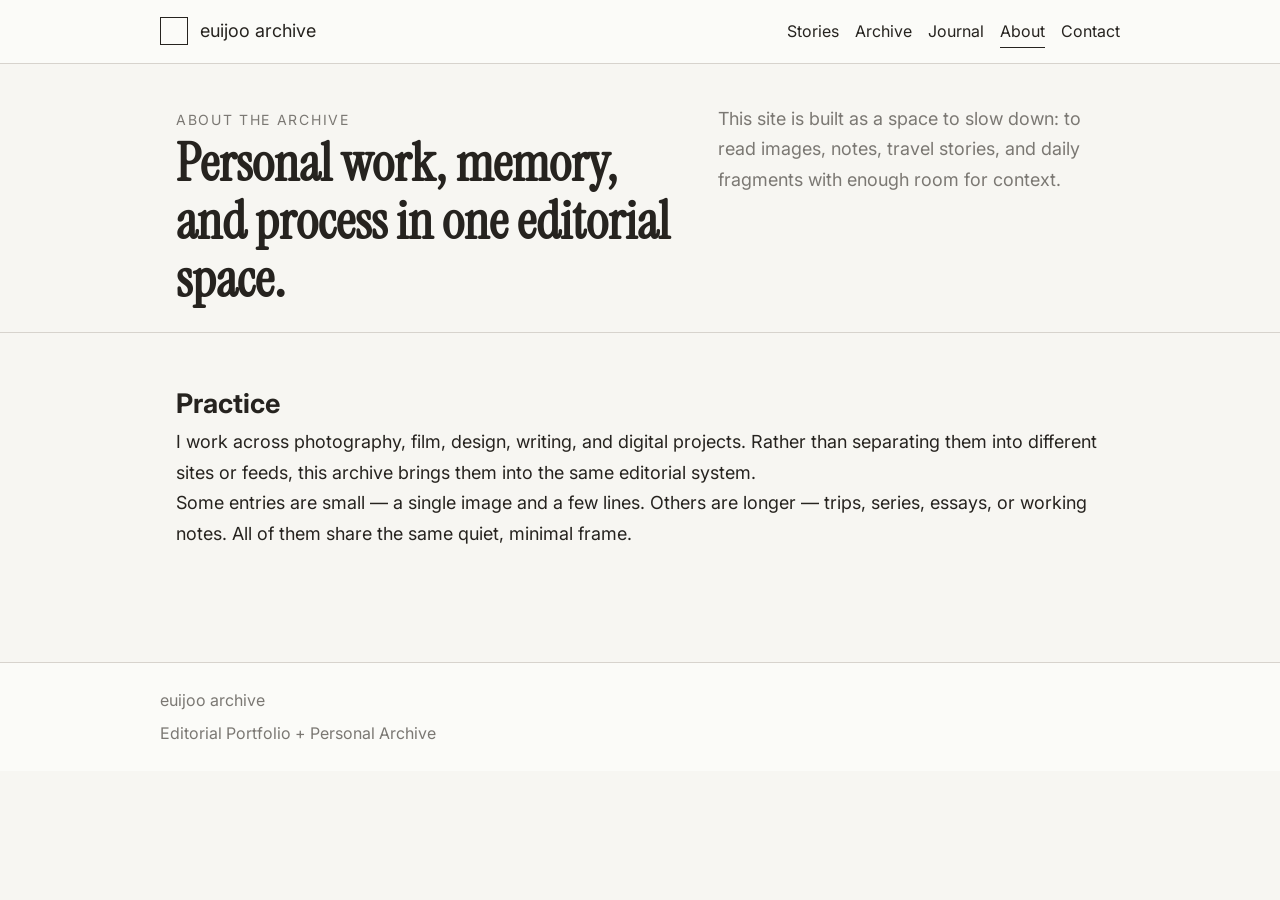
<file: about.html>
<!DOCTYPE html>
<html lang="ko">
<head>
  <meta charset="UTF-8" />
  <meta name="viewport" content="width=device-width, initial-scale=1.0" />
  <title>About — euijoo</title>
  <meta name="description" content="About the editorial archive and the practice behind it." />
  <link rel="preconnect" href="https://fonts.googleapis.com">
  <link rel="preconnect" href="https://fonts.gstatic.com" crossorigin>
  <link href="https://fonts.googleapis.com/css2?family=Instrument+Serif:ital@0;1&family=Inter:wght@400;500;600;700&display=swap" rel="stylesheet">
  <link rel="stylesheet" href="assets/css/style.css" />
</head>
<body data-page="about">
  <header class="site-header">
    <div class="container header-inner">
      <a class="brand" href="index.html" aria-label="euijoo home">
        <span class="brand-mark" aria-hidden="true"></span>
        <span id="site-brand-text">euijoo archive</span>
      </a>
      <nav class="nav" aria-label="Primary">
        <a href="index.html#featured">Stories</a>
        <a href="work.html">Archive</a>
        <a href="journal.html">Journal</a>
        <a href="about.html" aria-current="page">About</a>
        <a href="contact.html">Contact</a>
      </nav>
    </div>
  </header>

  <main>
    <section class="page-intro about-intro">
      <div class="container page-intro-grid">
        <div>
          <span class="eyebrow">About the Archive</span>
          <h1>Personal work, memory, and process in one editorial space.</h1>
        </div>
        <p class="page-intro-copy">
          This site is built as a space to slow down: to read images, notes, travel stories, and daily fragments with enough room for context.
        </p>
      </div>
    </section>

    <section class="section">
      <div class="container">
        <h2>Practice</h2>
        <p>
          I work across photography, film, design, writing, and digital projects. Rather than separating them into different sites or feeds,
          this archive brings them into the same editorial system.
        </p>
        <p>
          Some entries are small — a single image and a few lines. Others are longer — trips, series, essays, or working notes.
          All of them share the same quiet, minimal frame.
        </p>
      </div>
    </section>
  </main>

  <footer class="site-footer">
    <div class="container footer-inner">
      <p id="footer-brand">euijoo archive</p>
      <p id="footer-tagline">Editorial Portfolio + Personal Archive</p>
    </div>
  </footer>

  <script src="assets/js/main.js" defer></script>
</body>
</html>
</file>
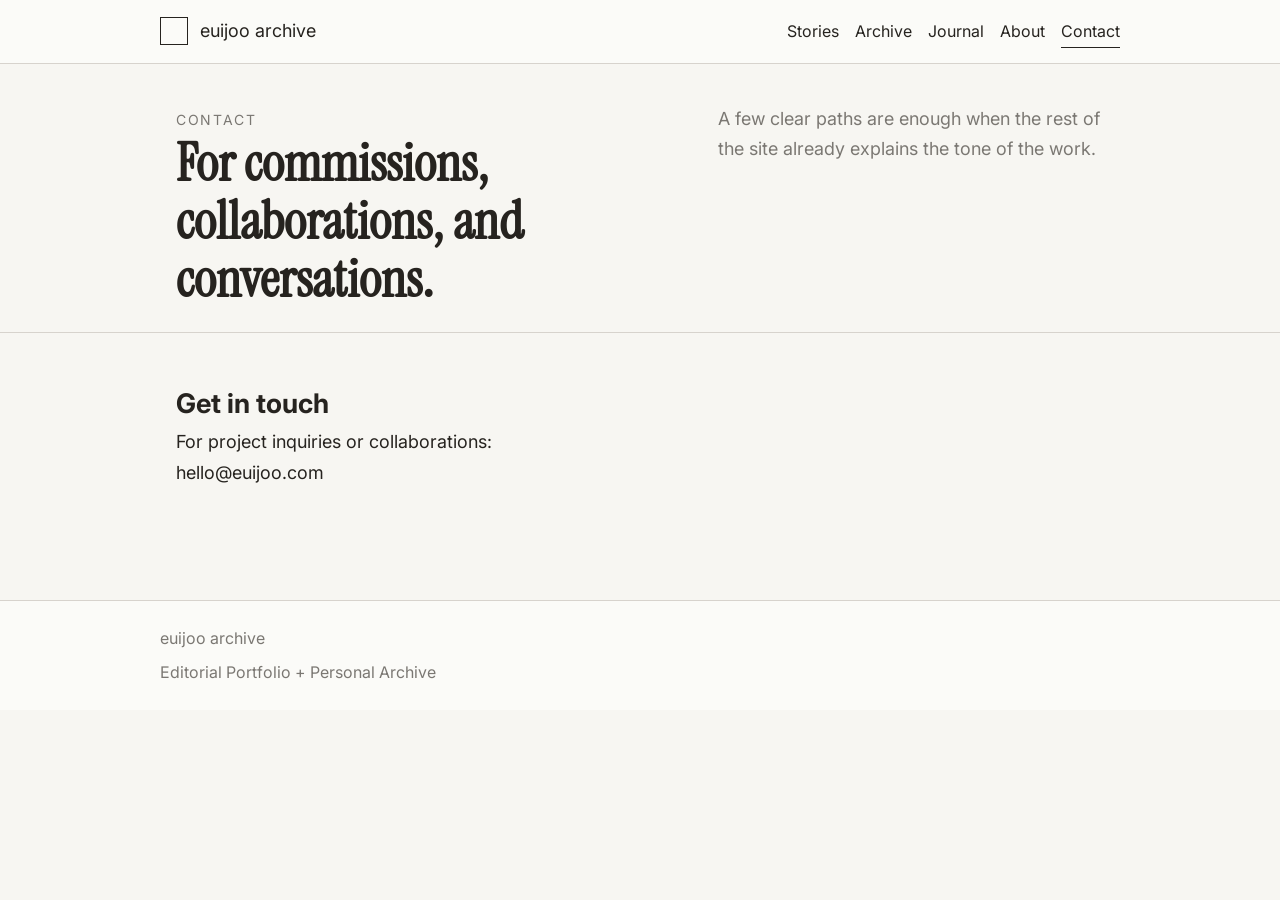
<file: contact.html>
<!DOCTYPE html>
<html lang="ko">
<head>
  <meta charset="UTF-8" />
  <meta name="viewport" content="width=device-width, initial-scale=1.0" />
  <title>Contact — euijoo</title>
  <meta name="description" content="Contact euijoo for commissions, collaborations, and conversations." />
  <link rel="preconnect" href="https://fonts.googleapis.com">
  <link rel="preconnect" href="https://fonts.gstatic.com" crossorigin>
  <link href="https://fonts.googleapis.com/css2?family=Instrument+Serif:ital@0;1&family=Inter:wght@400;500;600;700&display=swap" rel="stylesheet">
  <link rel="stylesheet" href="assets/css/style.css" />
</head>
<body data-page="contact">
  <header class="site-header">
    <div class="container header-inner">
      <a class="brand" href="index.html" aria-label="euijoo home">
        <span class="brand-mark" aria-hidden="true"></span>
        <span id="site-brand-text">euijoo archive</span>
      </a>
      <nav class="nav" aria-label="Primary">
        <a href="index.html#featured">Stories</a>
        <a href="work.html">Archive</a>
        <a href="journal.html">Journal</a>
        <a href="about.html">About</a>
        <a href="contact.html" aria-current="page">Contact</a>
      </nav>
    </div>
  </header>

  <main>
    <section class="page-intro contact-intro">
      <div class="container page-intro-grid">
        <div>
          <span class="eyebrow">Contact</span>
          <h1>For commissions, collaborations, and conversations.</h1>
        </div>
        <p class="page-intro-copy">
          A few clear paths are enough when the rest of the site already explains the tone of the work.
        </p>
      </div>
    </section>

    <section class="section">
      <div class="container">
        <h2>Get in touch</h2>
        <p>For project inquiries or collaborations:</p>
        <p><a href="mailto:hello@euijoo.com">hello@euijoo.com</a></p>
      </div>
    </section>
  </main>

  <footer class="site-footer">
    <div class="container footer-inner">
      <p id="footer-brand">euijoo archive</p>
      <p id="footer-tagline">Editorial Portfolio + Personal Archive</p>
    </div>
  </footer>

  <script src="assets/js/main.js" defer></script>
</body>
</html>
</file>
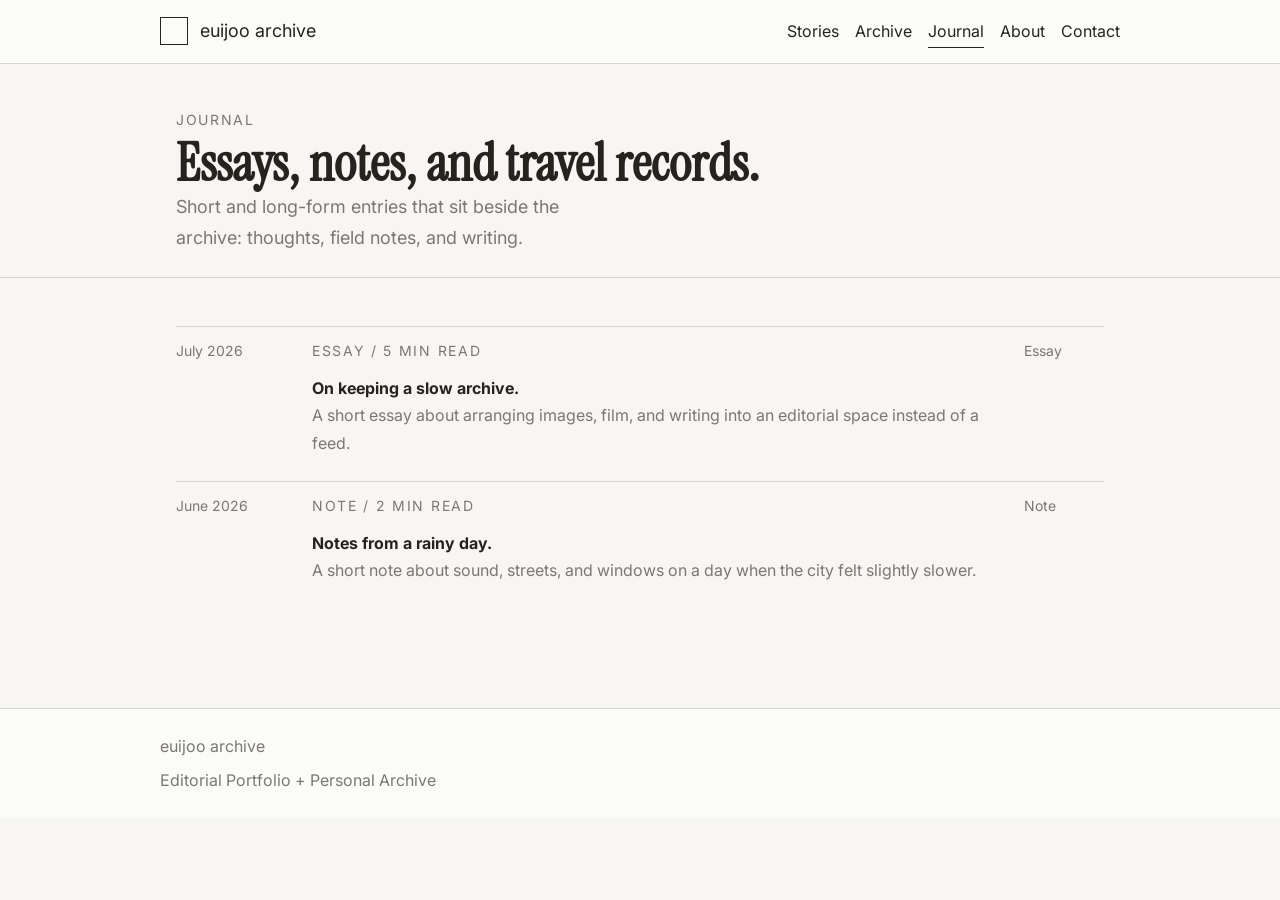
<file: journal.html>
<!DOCTYPE html>
<html lang="ko">
<head>
  <meta charset="UTF-8" />
  <meta name="viewport" content="width=device-width, initial-scale=1.0" />
  <title>Journal — euijoo</title>
  <meta name="description" content="Journal entries for notes, essays, travel, and daily records." />
  <link rel="preconnect" href="https://fonts.googleapis.com">
  <link rel="preconnect" href="https://fonts.gstatic.com" crossorigin>
  <link href="https://fonts.googleapis.com/css2?family=Instrument+Serif:ital@0;1&family=Inter:wght@400;500;600;700&display=swap" rel="stylesheet">
  <link rel="stylesheet" href="assets/css/style.css" />
</head>
<body data-page="journal">
  <header class="site-header">
    <div class="container header-inner">
      <a class="brand" href="index.html" aria-label="euijoo home">
        <span class="brand-mark" aria-hidden="true"></span>
        <span id="site-brand-text">euijoo archive</span>
      </a>
      <nav class="nav" aria-label="Primary">
        <a href="index.html#featured">Stories</a>
        <a href="work.html">Archive</a>
        <a href="journal.html" aria-current="page">Journal</a>
        <a href="about.html">About</a>
        <a href="contact.html">Contact</a>
      </nav>
    </div>
  </header>

  <main>
    <section class="page-intro">
      <div class="container">
        <span class="eyebrow">Journal</span>
        <h1>Essays, notes, and travel records.</h1>
        <p class="page-intro-copy">
          Short and long-form entries that sit beside the archive: thoughts, field notes, and writing.
        </p>
      </div>
    </section>

    <section class="section">
      <div class="container">
        <div id="journal-index-list" class="journal-list"></div>
      </div>
    </section>
  </main>

  <footer class="site-footer">
    <div class="container footer-inner">
      <p id="footer-brand">euijoo archive</p>
      <p id="footer-tagline">Editorial Portfolio + Personal Archive</p>
    </div>
  </footer>

  <script src="assets/js/main.js" defer></script>
</body>
</html>
</file>
<file: assets/css/style.css>
:root {
  --font-body: 'Inter', system-ui, -apple-system, BlinkMacSystemFont, 'Segoe UI', sans-serif;
  --font-display: 'Instrument Serif', Georgia, serif;
  --text-xs:   clamp(0.75rem,  0.7rem  + 0.25vw, 0.875rem);
  --text-sm:   clamp(0.875rem, 0.8rem  + 0.35vw, 1rem);
  --text-base: clamp(1rem,     0.95rem + 0.25vw, 1.125rem);
  --text-lg:   clamp(1.125rem, 1rem    + 0.75vw, 1.5rem);
  --text-xl:   clamp(1.5rem,   1.2rem  + 1.25vw, 2.25rem);

  --space-1: 0.25rem;
  --space-2: 0.5rem;
  --space-3: 0.75rem;
  --space-4: 1rem;
  --space-5: 1.25rem;
  --space-6: 1.5rem;
  --space-8: 2rem;
  --space-10: 2.5rem;
  --space-12: 3rem;
  --space-16: 4rem;

  --bg: #f7f6f2;
  --bg-soft: #f0eee8;
  --surface: #fbfbf8;
  --text: #26231f;
  --muted: #7b7873;
  --line: #d7d3cd;
}

*, *::before, *::after { box-sizing: border-box; margin: 0; padding: 0; }
html { text-size-adjust: none; scroll-behavior: smooth; }
body {
  min-height: 100vh;
  font-family: var(--font-body);
  font-size: var(--text-base);
  line-height: 1.7;
  color: var(--text);
  background: var(--bg);
}
img { display: block; max-width: 100%; height: auto; }
a { color: inherit; text-decoration: none; }
main { padding-bottom: var(--space-16); }

.container {
  max-width: 960px;
  margin: 0 auto;
  padding: 0 var(--space-4);
}

.site-header {
  border-bottom: 1px solid var(--line);
  background: var(--surface);
}
.header-inner {
  display: flex;
  align-items: center;
  justify-content: space-between;
  padding: var(--space-4) 0;
}
.brand { display: flex; align-items: center; gap: var(--space-3); }
.brand-mark {
  width: 28px; height: 28px;
  border: 1px solid var(--text);
  display: flex; align-items: center; justify-content: center;
}
.nav { display: flex; gap: var(--space-4); font-size: var(--text-sm); }
.nav a { position: relative; }
.nav a::after {
  content: '';
  position: absolute;
  left: 0; right: 0; bottom: -0.2rem;
  height: 1px;
  background: transparent;
}
.nav a[aria-current="page"]::after { background: var(--text); }

.site-footer {
  border-top: 1px solid var(--line);
  background: var(--surface);
}
.footer-inner {
  padding: var(--space-6) 0;
  display: grid;
  gap: 0.4rem;
  font-size: var(--text-sm);
  color: var(--muted);
}

.eyebrow {
  font-size: var(--text-xs);
  letter-spacing: 0.12em;
  text-transform: uppercase;
  color: var(--muted);
}
.section-label {
  font-size: var(--text-xs);
  letter-spacing: 0.12em;
  text-transform: uppercase;
  color: var(--muted);
}

.page-intro {
  padding: var(--space-10) 0 var(--space-6);
  border-bottom: 1px solid var(--line);
}
.page-intro-grid {
  display: grid;
  grid-template-columns: minmax(0, 1.3fr) minmax(0, 1fr);
  gap: var(--space-10);
}
.page-intro h1 {
  font-family: var(--font-display);
  font-size: clamp(2.5rem, 1.7rem + 2vw, 4.4rem);
  line-height: 1.1;
}
.page-intro-copy {
  max-width: 40ch;
  color: var(--muted);
}

.section { padding: var(--space-12) 0; }

.home-featured {
  padding: var(--space-12) 0 var(--space-8);
  border-bottom: 1px solid var(--line);
}
.home-featured-grid {
  display: grid;
  grid-template-columns: minmax(0, 1.2fr) minmax(0, 1fr);
  gap: var(--space-10);
}
.home-featured-title {
  font-family: var(--font-display);
  font-size: clamp(2rem, 1.5rem + 1.2vw, 3.2rem);
}
.home-featured-meta {
  font-size: var(--text-xs);
  letter-spacing: 0.12em;
  text-transform: uppercase;
  color: var(--muted);
  margin-bottom: var(--space-3);
}
.home-featured-summary {
  margin-top: var(--space-3);
  color: var(--muted);
}
.home-featured-link {
  margin-top: var(--space-4);
  display: inline-block;
  font-size: var(--text-sm);
  border-bottom: 1px solid var(--text);
}
.home-featured-media {
  min-height: 260px;
  background-size: cover;
  background-position: center;
  background-color: var(--bg-soft);
}

.home-grid {
  display: grid;
  grid-template-columns: minmax(0, 1.2fr) minmax(0, 1fr);
  gap: var(--space-12);
}
.home-grid h2 {
  font-size: var(--text-xl);
  margin-bottom: var(--space-4);
}

.archive-card-grid {
  display: grid;
  grid-template-columns: repeat(3, minmax(0, 1fr));
  gap: var(--space-4);
}
.archive-card {
  display: grid;
  gap: var(--space-3);
}
.archive-thumb img { background: var(--bg-soft); }
.archive-card h3 { font-size: var(--text-sm); }
.archive-card p {
  font-size: var(--text-sm);
  color: var(--muted);
}

.journal-list {
  display: grid;
  gap: var(--space-3);
}
.journal-item {
  display: grid;
  grid-template-columns: 120px minmax(0, 1fr) 80px;
  gap: var(--space-4);
  padding: var(--space-3) 0;
  border-top: 1px solid var(--line);
}
.journal-date {
  font-size: var(--text-xs);
  color: var(--muted);
}
.journal-item h3 {
  font-size: var(--text-sm);
}
.journal-item p {
  font-size: var(--text-sm);
  color: var(--muted);
}
.journal-type {
  font-size: var(--text-xs);
  color: var(--muted);
}

.empty-state {
  padding: var(--space-8);
  border: 1px solid var(--line);
  background: var(--surface);
}
.empty-state h3 { margin-bottom: var(--space-3); }
.empty-state p { color: var(--muted); }

@media (max-width: 960px) {
  .page-intro-grid,
  .home-featured-grid,
  .home-grid,
  .archive-card-grid,
  .journal-item {
    grid-template-columns: 1fr;
  }
}
</file>
